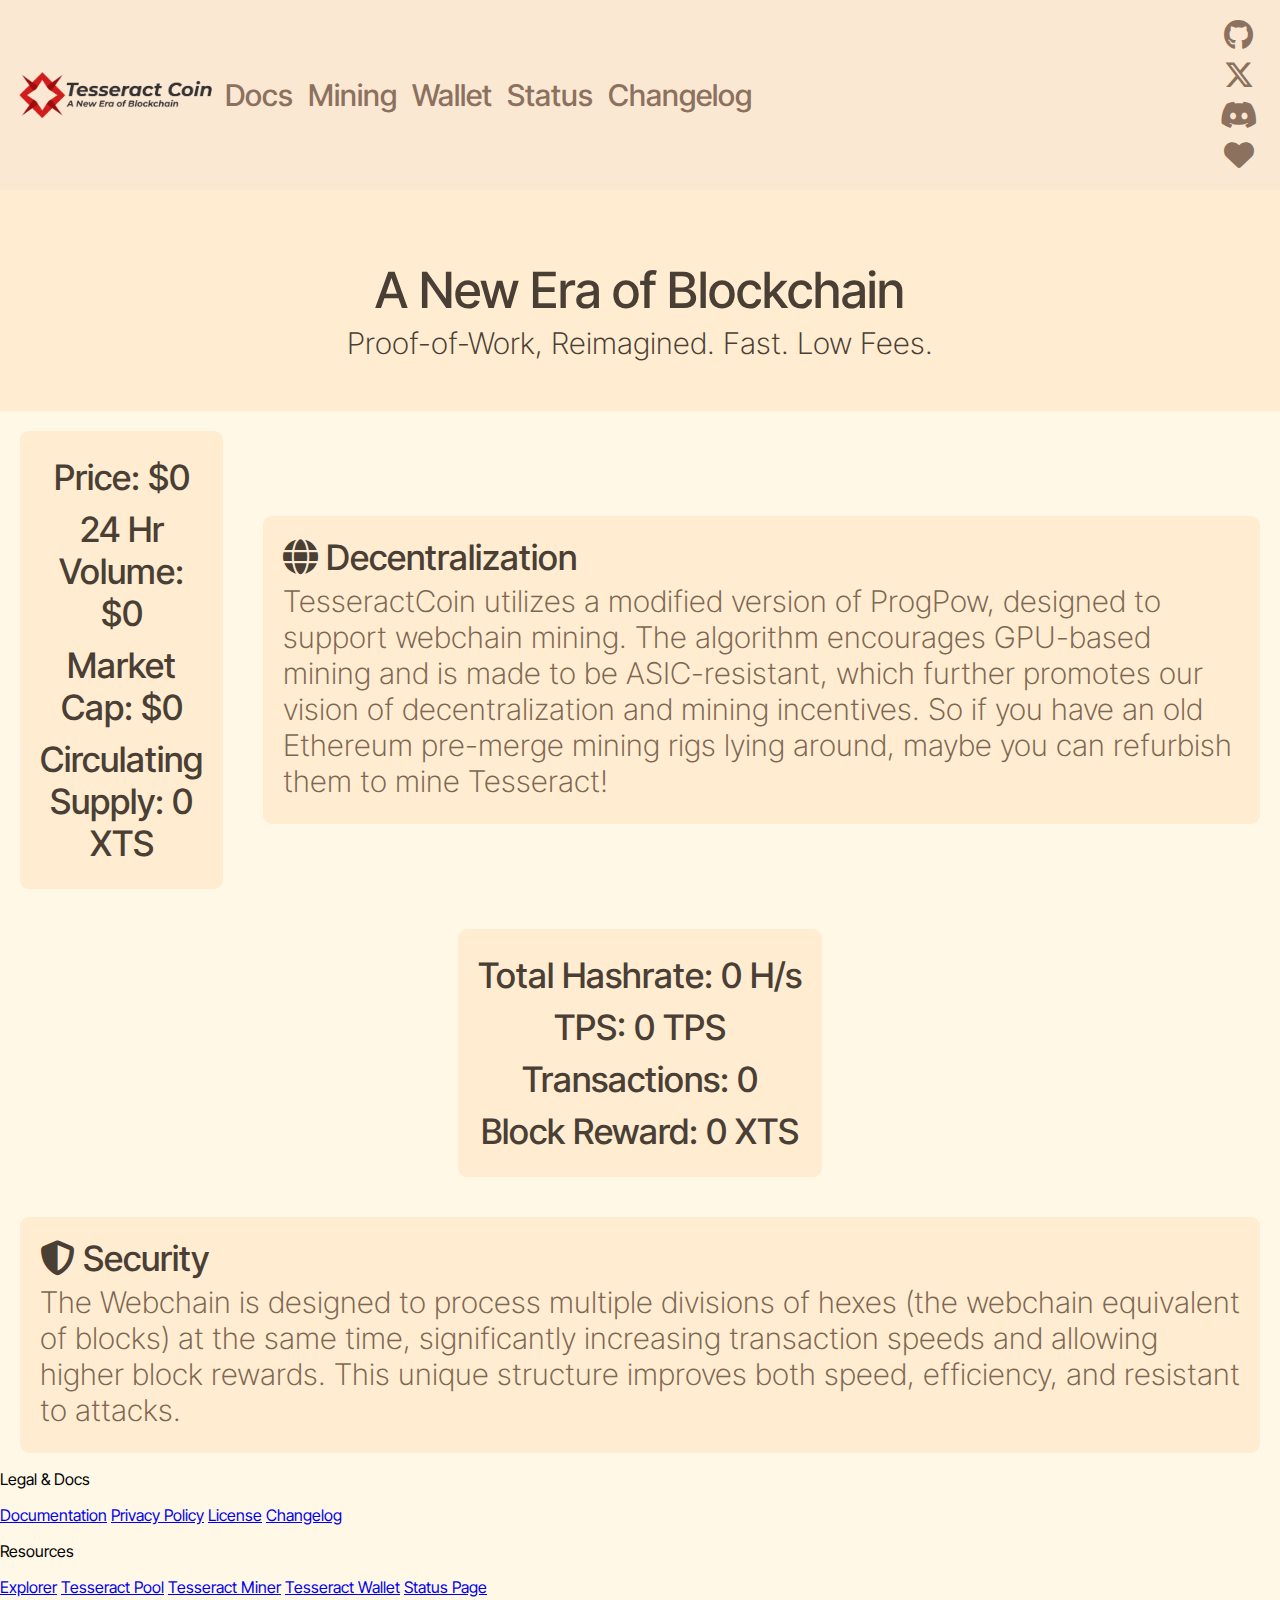
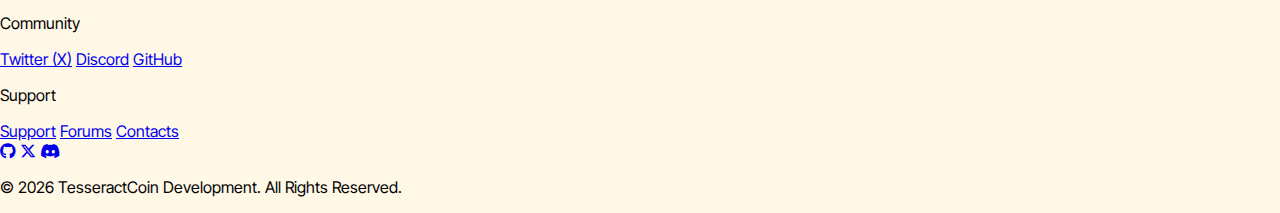
<file: index.html>
<!DOCTYPE HTML>
<html lang="en">
  <head>
    <!-- META TAGS -->
    <meta charset="utf-8">
    <meta name="viewport" content="width=device-width, initial-scale=1.0">
    <meta name="description" content="Tesseract is a cryptocurrency developed by ISTEK under TesseractCoin Development, it is designed to experiment with non-linear, proof-of-work blockchains.">
    <title>Tesseract - A New Era of Blockchain</title>

    <!-- ICONS -->
    <link rel="icon" href="/assets/images/favicon-16x16.png" sizes="16x16">
    <link rel="icon" href="/assets/images/favicon-32x32.png" sizes="32x32">
    <link rel="icon" href="/assets/images/favicon-64x64.png" sizes="64x64">
    <link rel="icon" href="/assets/images/favicon-128x128.png" sizes="128x128">

    <!-- LOCAL STYLES -->
    <link rel="stylesheet" href="/assets/style/index.html.css">
    <link rel="stylesheet" href="/assets/style/dynamic.css">

    <!-- THIRD-PARTY ASSETS -->
    <link rel="stylesheet" href="https://cdnjs.cloudflare.com/ajax/libs/font-awesome/6.7.2/css/all.min.css">
  </head>
  <body>
    <div id="header"></div>
    <div id="main">
      <div id="hero">
        <p class="slogan">A New Era of Blockchain</p>
        <p class="intro">Proof-of-Work, Reimagined. Fast. Low Fees.</p>
      </div>
      <div id="row1">
        <div id="marketapi">
          <p class="apitxt">Price: <span id="price">$0</span></p>
          <p class="apitxt">24 Hr Volume: <span id="24hrvol">$0</span></p>
          <p class="apitxt">Market Cap: <span id="cap">$0</span></p>
          <p class="apitxt">Circulating Supply: <span id="supply">0 XTS</span></p>
        </div>
        <div id="intro1">
          <p class="introtitle"><i class="fas fa-globe"></i> Decentralization</p>
          <p class="introdesc">TesseractCoin utilizes a modified version of ProgPow, designed to support webchain mining. The algorithm encourages GPU-based mining and is made to be ASIC-resistant, which further promotes our vision of decentralization and mining incentives. So if you have an old Ethereum pre-merge mining rigs lying around, maybe you can refurbish them to mine Tesseract!</p>
        </div>
      </div>
      <div id="row2">
        <div id="hashapi">
          <p class="apitxt">Total Hashrate: <span id="totalhash">0 H/s</span></p>
          <p class="apitxt">TPS: <span id="transactions">0 TPS</span></p>
          <p class="apitxt">Transactions: <span id="transactionstotal">0</span></p>
          <p class="apitxt">Block Reward: <span id="blockreward">0 XTS</span></p>
        </div>
        <div id="intro2">
          <p class="introtitle"><i class="fas fa-shield-halved"></i> Security</p>
          <p class="introdesc">The Webchain is designed to process multiple divisions of hexes (the webchain equivalent of blocks) at the same time, significantly increasing transaction speeds and allowing higher block rewards. This unique structure improves both speed, efficiency, and resistant to attacks.</p>
        </div>
      </div>
    </div>
    <div id="footer"></div>
    <script src="/assets/scripts/import.dynamic.js"></script>
  </body>
</html>
</file>
<file: assets/style/index.html.css>
@import url('https://fonts.googleapis.com/css2?family=Inter+Tight:ital,wght@0,100..900;1,100..900&display=swap');

@keyframes fade {
  opaque {
    opacity: 0;
  }
  full {
    opacity: 100;
  }
}

body {
  font-family: "Inter Tight", sans-serif;
  margin: 0;
  padding: 0;
  background-color: #FFF8E7;
  height: auto;
  min-height: 100vh;
  animation: 1.25s ease-in-out 0s 1 fade;
}

#hero,
#getstarted {
  background-color: #FFECD1;
  padding: 20px;
  color: #4A3F35;
  text-align: center;
  margin: 0;
}

#getstarted {
  padding-bottom: 50px;
}

.heroimg {
  width: 20px;
  height: auto;
  object-fit: cover;
}

.slogan {
  font-size: 50px;
  font-weight: 500;
  margin-bottom: 0;
}

.starttitle {
  font-size: 45px;
  font-weight: 450;
  margin-bottom: 20px;
}

.intro {
  font-size: 30px;
  font-weight: 250;
  margin-top: 5px;
}

#row1,
#row2 {
  display: flex;
  align-items: center;
  justify-content: center;
}

#row1 {
  flex-direction: row;
}

#row2 {
  flex-direction: column;
}

#marketapi,
#hashapi {
  color: #4A3F35;
  background-color: #FFECD1;
  border-radius: 9px;
  margin: 20px;
  padding: 20px;
  display: flex;
  flex-direction: column;
  left: 0;
  width: fit-content;
}

.apitxt {
  font-size: 35px;
  font-weight: 500;
  text-align: center;
  align-items: center;
  margin: 5px 0 5px 0;
}

#intro1,
#intro2,
#intro3,
#intro4 {
  color: #4A3F35;
  display: flex;
  flex-direction: column;
  height: auto;
  max-width: 100%;
  background-color: #FFECD1;
  border-radius: 9px;
  padding: 20px;
}

#intro1 {
  margin: 20px 20px 0 20px;
}

#intro2 {
  margin: 20px 20px 0 20px;
}

#intro3 {
  margin: 20px 20px 0 20px;
}

#intro4 {
  margin: 20px;
}

.introtitle {
  margin: 0;
  font-size: 35px;
  font-weight: 500;
  text-align: left;
}

.introdesc {
  color: #7D6752;
  margin: 5px 0;
  font-size: 30px;
  font-weight: 250;
  text-align: left;
}

.start {
  text-align: center;
  text-decoration: none;
  background-color: #FFD580;
  border-radius: 7px;
  padding: 10px;
  margin: 10px 20px;
  color: #8B715E;
  font-size: 35px;
  font-weight: 300;
  cursor: pointer;
}

.start:hover {
  background-color: #fff2d6;
}

@media screen and (max-width: 768px) {
  .slogan {
    font-size: 35px;
  }

  .intro {
    font-size: 22px;
  }

  .apitxt {
    font-size: 25px;
  }

  .introtitle {
    font-size: 28px;
  }

  .introdesc {
    font-size: 20px;
  }

  .starttitle {
    font-size: 30px;
  }

  .start {
    font-size: 25px;
    padding: 8px 16px;
  }

  #row1 {
    flex-direction: column;
    align-items: center;
  }
}
</file>
<file: assets/style/dynamic.css>
header {
  top: 0;
  margin: 0;
  background-color: #FBE8D3;
  display: flex;
  flex-direction: row;
  width: auto;
  justify-content: space-between;
  align-items: center;
  padding: 15px;
  box-shadow: 0 1px 4px rgba(0, 0, 0, 0.05);
}

.left {
  display: flex;
  align-items: center;
}

.headerlogo {
  width: 200px;
  height: auto;
  object-fit: cover;
  margin-right: 2.5px;
}

.hl {
  display: flex;
  align-items: center;
  justify-content: center;
  padding: 5px;
  color: #8B715E;
  border-radius: 7px;
  margin: 0 2.5px 0 2.5px;
  text-decoration: none;
  font-size: 30px;
  font-weight: 500;
  transition: color 0.3s ease;
}

.hl:hover {
  color: #FF7755;
}
</file>
